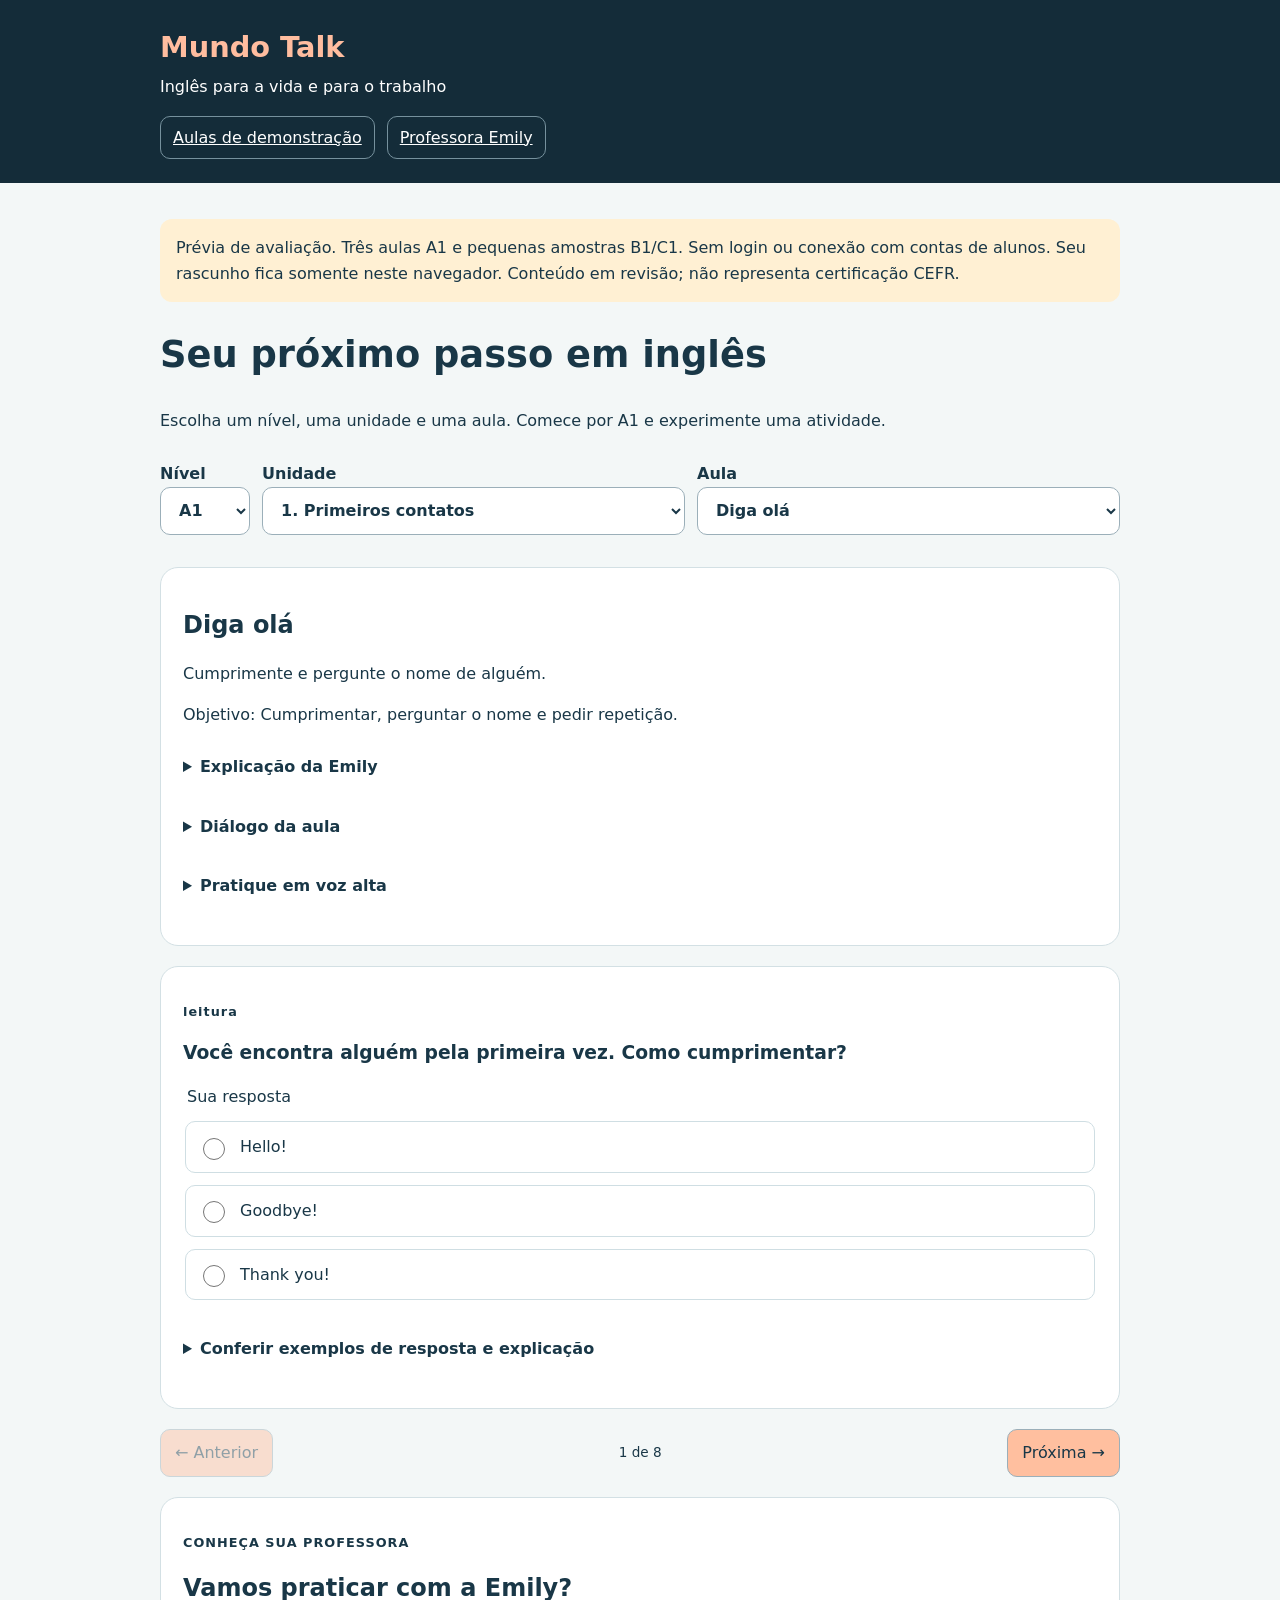
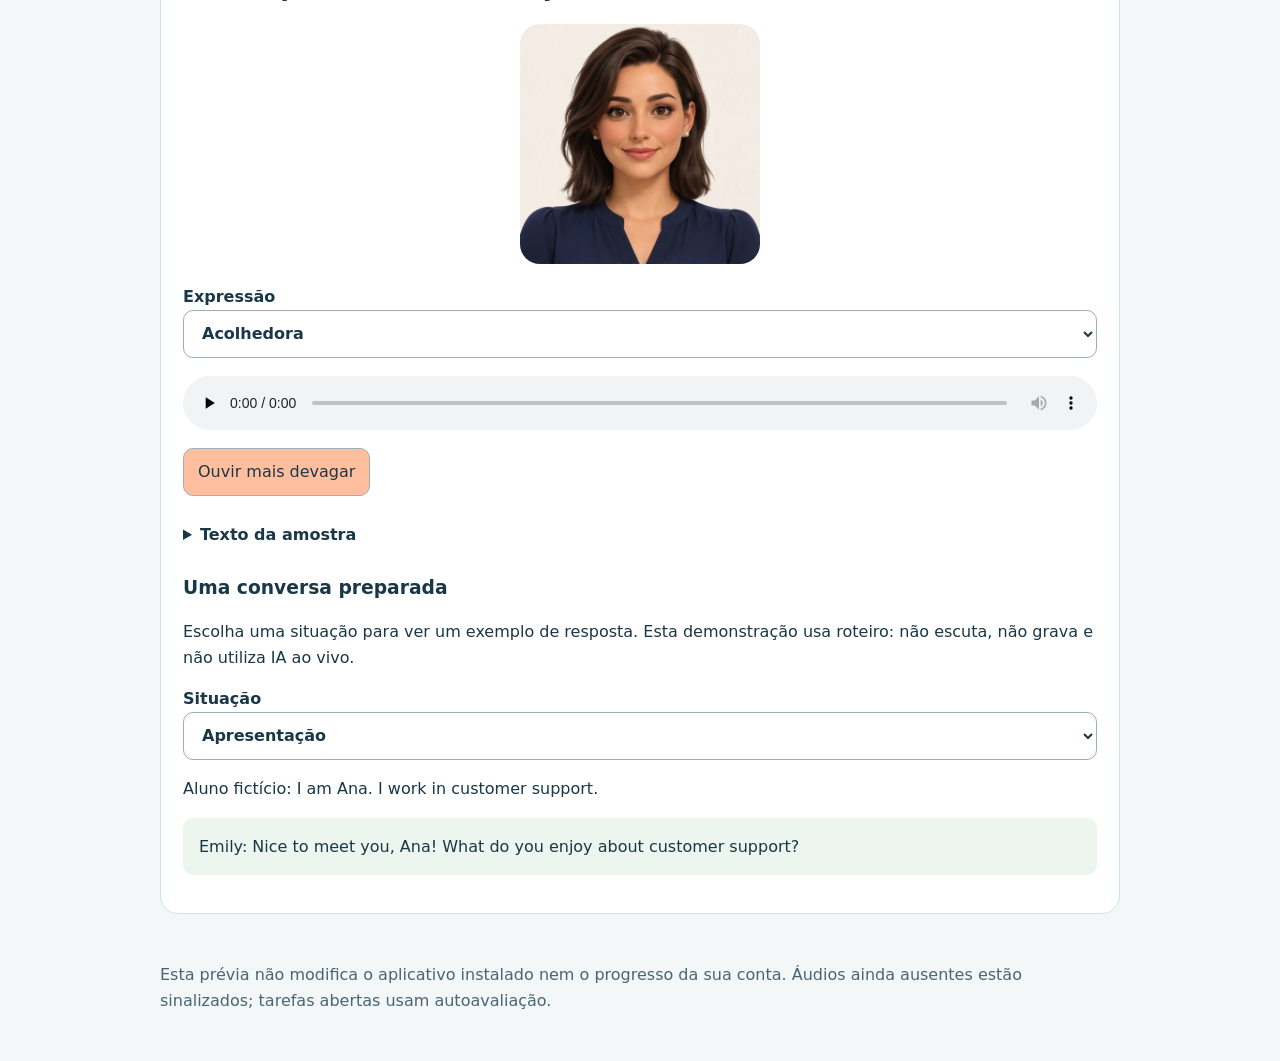
<file: index.html>
<!doctype html>
<html lang="pt-BR"><head><meta charset="utf-8"><meta name="viewport" content="width=device-width,initial-scale=1">
<meta name="robots" content="noindex,nofollow"><meta name="referrer" content="no-referrer">
<meta http-equiv="Content-Security-Policy" content="default-src 'none'; script-src 'self'; style-src 'self'; img-src 'self'; media-src 'self'; connect-src 'none'; form-action 'none'; base-uri 'none'; object-src 'none'">
<title>Mundo Talk · prévia de avaliação</title><link rel="stylesheet" href="style.css"><script src="demo.js" defer></script></head>
<body><header><a href="#aulas" class="brand">Mundo Talk</a><p>Inglês para a vida e para o trabalho</p><nav aria-label="Prévias"><a href="#aulas">Aulas de demonstração</a><a href="#emily">Professora Emily</a></nav></header>
<main><p class="notice">Prévia de avaliação. Três aulas A1 e pequenas amostras B1/C1. Sem login ou conexão com contas de alunos. Seu rascunho fica somente neste navegador. Conteúdo em revisão; não representa certificação CEFR.</p>
<section id="aulas"><h1>Seu próximo passo em inglês</h1><p>Escolha um nível, uma unidade e uma aula. Comece por A1 e experimente uma atividade.</p>
<div class="selectors"><label>Nível<select id="level"></select></label><label>Unidade<select id="unit"></select></label><label>Aula<select id="lesson"></select></label></div>
<p id="storage-status" role="status"></p><article id="lesson-view"></article><article id="exercise-view"></article>
<div class="steps"><button id="previous" type="button">← Anterior</button><span id="position" aria-live="polite"></span><button id="next" type="button">Próxima →</button></div>
<section id="productive"></section></section>
<section id="emily" class="panel"><p class="eyebrow">CONHEÇA SUA PROFESSORA</p><h2>Vamos praticar com a Emily?</h2><div id="portrait" role="img" aria-label="Retrato da professora Emily"></div>
<label>Expressão<select id="expression"><option value="0% 0%">Acolhedora</option><option value="50% 0%">Pausa</option><option value="100% 0%">Sorrindo</option></select></label>
<audio id="voice" controls preload="none" src="assets/emily.mp3"></audio><button id="slow" type="button" aria-pressed="false">Ouvir mais devagar</button><p id="voice-status" role="status"></p>
<details><summary>Texto da amostra</summary><p>Hi! I'm Emily. Ready to practice? What's your name? Take your time. You can say: My name is Ana. Great job! You got it. Let's try one more together.</p></details>
<h3>Uma conversa preparada</h3><p>Escolha uma situação para ver um exemplo de resposta. Esta demonstração usa roteiro: não escuta, não grava e não utiliza IA ao vivo.</p><label>Situação<select id="scenario"><option value="0">Apresentação</option><option value="1">Antes da reunião</option><option value="2">Uma palavra nova</option><option value="3">Negociar prazo</option></select></label><div id="dialogue" aria-live="polite"></div></section>
<footer>Esta prévia não modifica o aplicativo instalado nem o progresso da sua conta. Áudios ainda ausentes estão sinalizados; tarefas abertas usam autoavaliação.</footer></main>
<script type="application/json" id="course-data">{"version":"2026-10-18.authoring.1","units":[{"id":"first-contacts","level":"A1","title":"Primeiros contatos","canDo":["Perguntar e dizer nome e origem","Cumprimentar e responder como está","Pedir repetição"],"lessons":[{"id":"hello","title":"Diga olá","subtitle":"Cumprimente e pergunte o nome de alguém.","minutes":8,"guide":{"goal":"Cumprimentar, perguntar o nome e pedir repetição.","explanation":"Hello é neutro; Hi é comum em situações informais. Para perguntar o nome, use What’s your name? What’s é a forma curta de What is. My significa meu/minha; your se refere à pessoa com quem você fala. Can you repeat, please? ajuda quando você não entende.","dialogue":["Ana: Hello! My name is Ana. What’s your name?","Leo: Hi! I’m Leo.","Ana: Can you repeat, please?","Leo: Leo."],"speaking":"Diga seu nome em voz alta. Imagine que ouviu um nome que não entendeu e peça repetição. Esta prática não é gravada nem avaliada."},"exercises":[{"id":"hello-1","type":"choice","prompt":"Você encontra alguém pela primeira vez. Como cumprimentar?","options":["Hello!","Goodbye!","Thank you!"],"answer":["Hello!"],"explain":"Hello e Hi são cumprimentos. Goodbye é uma despedida.","skill":"leitura"},{"id":"hello-2","type":"pairs","prompt":"Combine as expressões.","answer":["Oi!","Tchau!","Obrigado(a)!"],"explain":"Use Hi para cumprimentar, Goodbye ao se despedir e Thank you para agradecer.","skill":"vocabulário","pairs":[["Hi!","Oi!"],["Goodbye!","Tchau!"],["Thank you!","Obrigado(a)!"]]},{"id":"hello-3","type":"listen","prompt":"Ouça. O que a pessoa perguntou?","options":["Qual é o seu nome?","De onde você é?","Como você está?"],"answer":["Qual é o seu nome?"],"explain":"What’s your name? significa “Qual é o seu nome?”. What’s é a contração de What is.","skill":"escuta","audio":"assets/name.mp3"},{"id":"hello-4","type":"order","prompt":"Monte: “Qual é o seu nome?”","answer":["What’s your name?"],"explain":"What’s + your + name? forma uma pergunta sobre o nome.","skill":"construção de frases","words":["name?","your","What’s"]},{"id":"hello-5","type":"write","prompt":"Escreva “Olá!” em inglês.","answer":["Hello","Hi","Hey"],"explain":"Hello e Hi funcionam bem. Hey é mais informal.","skill":"escrita"},{"id":"hello-6","type":"choice","prompt":"Quem está perguntando o nome da outra pessoa?","context":"Ana: Hello! My name is Ana. What’s your name?\nLeo: Hi, Ana. I’m Leo.","options":["Ana","Leo","Os dois"],"answer":["Ana"],"explain":"Ana faz a pergunta What’s your name? Leo responde com I’m Leo. Observe quem pergunta e quem responde.","skill":"leitura de diálogo"},{"id":"hello-7","type":"choice","prompt":"Você não entendeu o nome. Como pedir que a pessoa repita?","options":["Can you repeat, please?","How are you?","Where are you from?"],"answer":["Can you repeat, please?"],"explain":"Can you repeat, please? significa “Pode repetir, por favor?”. Você pode pedir ajuda durante uma conversa.","skill":"estratégias de comunicação"},{"id":"hello-8","type":"write","prompt":"Leo disse “My name is Leo.” Agora pergunte o nome de outra pessoa. Escreva a pergunta completa.","answer":["What's your name?","What is your name?"],"explain":"What’s your name? e What is your name? perguntam o nome da pessoa com quem você fala.","skill":"escrita"}],"productiveTasks":[]},{"id":"introduce","title":"Diga quem você é","subtitle":"Apresente seu nome e seu país.","minutes":10,"guide":{"goal":"Dizer nome e origem e compreender as informações de outra pessoa.","explanation":"I am e I’m significam a mesma coisa; I’m é muito comum na fala. My name is também apresenta seu nome. Use I’m from + cidade ou país para origem. Em português dizemos “sou do Brasil”; em inglês, I’m from Brazil. Where are you from? pergunta a origem.","dialogue":["Ana: Hi! I’m Ana. What’s your name?","Sam: My name is Sam.","Ana: Where are you from?","Sam: I’m from Canada. And you?","Ana: I’m from Brazil."],"speaking":"Apresente seu nome e sua cidade. Depois faça a pergunta de origem e imagine uma resposta. Não há nota de pronúncia nesta prática."},"exercises":[{"id":"intro-1","type":"choice","prompt":"“I’m Ana.” quer dizer:","options":["Eu sou Ana.","Ela é Ana.","Eu conheço Ana."],"answer":["Eu sou Ana."],"explain":"I’m é a forma contraída de I am. Use para dizer quem você é.","skill":"leitura"},{"id":"intro-2","type":"order","prompt":"Monte: “Eu sou do Brasil.”","answer":["I’m from Brazil."],"explain":"I’m from + país ou cidade informa sua origem.","skill":"construção de frases","words":["Brazil.","from","I’m"]},{"id":"intro-3","type":"listen","prompt":"Ouça a apresentação. De onde ela é?","options":["Brasil","Canadá","Itália"],"answer":["Brasil"],"explain":"A pessoa disse “I’m from Brazil”: sou do Brasil.","skill":"escuta","audio":"assets/brazil.mp3"},{"id":"intro-4","type":"choice","prompt":"Ana: “What’s your name?” Você:","options":["My name is Leo.","Your name is Leo.","Her name is Leo."],"answer":["My name is Leo."],"explain":"My significa “meu/minha”. Também pode responder “I’m Leo”.","skill":"leitura"},{"id":"intro-5","type":"write","prompt":"Apresente a personagem Ana. Escreva “Eu sou Ana.”","answer":["I'm Ana","I am Ana","My name is Ana"],"explain":"I’m Ana, I am Ana e My name is Ana são apresentações válidas. O nome aqui é um exemplo.","skill":"escrita"},{"id":"intro-6","type":"choice","prompt":"Você quer saber o país ou a cidade de origem de uma colega. Qual pergunta usar?","options":["Where are you from?","What's your name?","How are you?"],"answer":["Where are you from?"],"explain":"Where pergunta “onde”; are you from pergunta de onde você é. Na resposta, use I’m from + lugar.","skill":"perguntas pessoais"},{"id":"intro-7","type":"choice","prompt":"Qual informação pertence a Sam?","context":"Sam: Hi! I’m Sam. I’m from Canada.\nAna: Hello, Sam. My name is Ana. I’m from Brazil.","options":["É do Canadá.","É do Brasil.","Seu nome é Ana."],"answer":["É do Canadá."],"explain":"Sam diz I’m from Canada. Ana é quem diz I’m from Brazil. Não confunda as informações dos dois participantes.","skill":"leitura de diálogo"},{"id":"intro-8","type":"write","prompt":"Você representa Leo, que é do Brasil. Responda: “Where are you from?” Use uma frase completa.","answer":["I'm from Brazil.","I am from Brazil."],"explain":"I’m from Brazil. A palavra from liga a pessoa ao lugar de origem. I’m Brazil diria que você é o próprio país.","skill":"escrita"},{"id":"intro-9","type":"listen","prompt":"Agora ouça buscando outra informação: qual nome a pessoa diz?","options":["Ana","Leo","Sam"],"answer":["Ana"],"explain":"Ela diz I’m Ana antes de informar I’m from Brazil. Podemos ouvir o mesmo áudio procurando informações diferentes.","skill":"escuta","audio":"assets/brazil.mp3"}],"productiveTasks":[]},{"id":"connect","title":"Continue a conversa","subtitle":"Pergunte como alguém está e responda com educação.","minutes":8,"guide":{"goal":"Perguntar como alguém está, responder e manter a troca.","explanation":"How are you? pergunta como a pessoa está. I’m fine / I’m good: estou bem. I’m tired: estou cansado(a). Thanks é uma maneira comum de agradecer; Thank you também serve. And you? devolve a pergunta. Nice to meet you é usado no primeiro encontro; too significa também. Para pedir mais calma: Can you speak slowly, please?","dialogue":["Leo: Hi, Ana! How are you?","Ana: I’m fine, thanks. And you?","Leo: I’m tired.","Ana: See you, Leo!","Leo: Goodbye!"],"speaking":"Responda How are you? de acordo com como você está. Devolva a pergunta e encerre com See you! A fala é prática livre, sem avaliação automática."},"exercises":[{"id":"connect-1","type":"image","prompt":"É de manhã. Você chega a uma cafeteria e vai cumprimentar a atendente. Escolha uma frase adequada.","options":["Good morning!","Good night!","See you tomorrow!"],"answer":["Good morning!"],"explain":"Good morning é um cumprimento pela manhã. Good night é usado ao se despedir à noite.","skill":"contexto e vocabulário","image":"assets/cafe.svg"},{"id":"connect-2","type":"pairs","prompt":"Combine pergunta e significado.","answer":["Como você está?","Prazer em conhecer você.","Até mais!"],"explain":"Essas expressões ajudam a iniciar e encerrar um primeiro contato.","skill":"vocabulário","pairs":[["How are you?","Como você está?"],["Nice to meet you.","Prazer em conhecer você."],["See you!","Até mais!"]]},{"id":"connect-3","type":"listen","prompt":"Ouça. Como a pessoa está?","options":["Bem","Cansada","Com fome"],"answer":["Bem"],"explain":"I’m fine, thank you: estou bem, obrigado(a).","skill":"escuta","audio":"assets/fine.mp3"},{"id":"connect-4","type":"choice","prompt":"A: “How are you?” B: “___ And you?”","options":["I'm fine, thanks.","My name is Ana.","Goodbye."],"answer":["I'm fine, thanks."],"explain":"Responda como você está. And you? devolve a pergunta: e você?","skill":"leitura"},{"id":"connect-5","type":"order","prompt":"Monte: “Prazer em conhecer você.”","answer":["Nice to meet you."],"explain":"Nice to meet you é uma expressão usada ao conhecer alguém.","skill":"construção de frases","words":["you.","meet","Nice","to"]},{"id":"connect-6","type":"choice","prompt":"Ana disse que está cansada. O que “And you?” faz nessa conversa?","context":"Leo: How are you?\nAna: I’m tired, thanks. And you?","options":["Pergunta como Leo está.","Pergunta o nome de Leo.","Encerra a conversa."],"answer":["Pergunta como Leo está."],"explain":"Tired significa cansado(a). Você não precisa dizer que está bem se não está. And you? devolve a pergunta sobre como a pessoa está.","skill":"leitura de diálogo"},{"id":"connect-7","type":"choice","prompt":"Emily fala rápido demais. Qual frase ajuda a continuar aprendendo?","options":["Can you speak slowly, please?","Nice to meet you.","I’m from Brazil."],"answer":["Can you speak slowly, please?"],"explain":"Can you speak slowly, please? significa “Pode falar devagar, por favor?”. Pedir ajuda é parte da comunicação.","skill":"estratégias de comunicação"},{"id":"connect-8","type":"write","prompt":"Você está bem e quer devolver a pergunta “How are you?”. Escreva “Estou bem, obrigado(a). E você?”.","answer":["I'm fine, thanks. And you?","I'm fine, thank you. And you?","I am fine, thanks. And you?","I am fine, thank you. And you?","I'm good, thanks. And you?"],"explain":"I’m fine, thanks. And you? responde e convida a outra pessoa a falar. I’m good é uma alternativa comum em conversas informais.","skill":"escrita"}],"productiveTasks":[]}]},{"id":"mt-b1-01","level":"B1","title":"Histórias que explicam o presente","canDo":["Narrar um imprevisto com contexto, interrupção e resultado em cerca de um minuto.","Explicar um incidente de trabalho em 80–120 palavras, distinguindo fatos e hipótese."],"lessons":[{"id":"mt-b1-01-l1","title":"Uma chegada inesperada","subtitle":"Distinguir cenário em andamento e ação que o interrompeu.","minutes":20,"guide":{"goal":"Distinguir cenário em andamento e ação que o interrompeu.","explanation":"Use past continuous para o cenário e past simple para o evento: I was waiting when the driver called. Eventually indica o desfecho; não significa eventualmente. Pronúncia: em I was waiting / when the driver called, faça uma pausa curta entre cenário e evento. O final de waited acrescenta uma sílaba; o de called não. Grave apenas localmente se houver recurso disponível e compare a clareza, sem exigir sotaque nativo.","dialogue":["Traveller: I was waiting when the driver called.","Friend: Was he at the same station?","Traveller: No. I had selected the wrong one.","Friend: How did you get to the wedding?","Traveller: An employee helped me find a bus."],"speaking":"Conte um imprevisto fictício de viagem por cerca de um minuto. Inclua cenário, interrupção, solução e resultado."},"exercises":[{"id":"mt-b1-01-l1-e1","type":"choice","prompt":"Why was the driver at another station?","context":"Last Friday, I was travelling to a family wedding. While I was waiting outside the station, the driver called and said he could not find me. I checked the booking and noticed that I had selected the station on the other side of town. My cousin was already at the wedding, so she could not collect me. A station employee explained the bus route and wrote down the stop. Eventually, I arrived before dinner. I missed the ceremony, but I was relieved that I could still celebrate with my family.","options":["The traveller had selected the wrong station.","The cousin had changed the venue.","The employee had booked a taxi."],"answer":["The traveller had selected the wrong station."],"explain":"A resposta deve apoiar-se no texto: The traveller had selected the wrong station.","skill":"reading"},{"id":"mt-b1-01-l1-e2","type":"choice","prompt":"While I ___ outside, the driver called.","options":["was waiting","have waited","wait"],"answer":["was waiting"],"explain":"Use past continuous para o cenário e past simple para o evento: I was waiting when the driver called. Eventually indica o desfecho; não significa eventualmente.","skill":"grammar"}],"productiveTasks":[{"id":"mt-b1-01-l1-speaking","mode":"speaking","prompt":"Conte um imprevisto fictício de viagem por cerca de um minuto. Inclua cenário, interrupção, solução e resultado.","model":"I was travelling to a birthday lunch when my bus stopped near the bridge. At first, I thought we were waiting for traffic, but the driver explained that the bus had a mechanical problem. I called my friend and said I would be late. Meanwhile, another passenger showed me a nearby train station. I walked there and bought a ticket. Eventually, I arrived forty minutes late. My friend had saved some food for me, so we still enjoyed the afternoon together. Next time, I will leave more time for the journey.","criteria":["Cumpre todas as ações comunicativas solicitadas e dá detalhes relevantes.","Organiza ideias em sequência compreensível e usa conectores adequados.","Usa vocabulário da situação e estruturas da aula com sentido claro.","Reconhece limitações ou pede esclarecimento quando necessário.","Fala em grupos de sentido, preservando palavras-chave, negações e prazos; inteligibilidade vale mais que imitação de sotaque."]}]}]},{"id":"mt-c1-01","level":"C1","title":"Reading between the lines","canDo":["Infer two unstated reservations in a public proposal and cite supporting language.","Recast a blunt objection tactfully without losing its substantive condition.","Distinguish commitment from courteous acknowledgment in a recorded exchange."],"lessons":[{"id":"mt-c1-01-l1","title":"Support that carries a condition","subtitle":"Infer stance without mind-reading","minutes":30,"guide":{"goal":"Explain how evidence limits a claim of consensus.","explanation":"Separate a literal statement, the inference it supports and what remains unknown. A courteous opening can introduce a substantive objection. Apoio condicionado não equivale a rejeição.","dialogue":["Mara: I welcome the garden, provided everyone can get into it.","Chair: Your message sounded positive.","Mara: About the purpose, yes. My access question is still open.","Chair: Our summary should distinguish the two."],"speaking":"State one defensible inference about Mara and one unsupported inference."},"exercises":[{"id":"mt-c1-01-l1-e1","type":"choice","prompt":"What weakens the newsletter’s claim?","context":"The neighborhood association has proposed turning an unused parking lot into a shared garden. Its newsletter calls the response “overwhelmingly positive,” noting that most people who attended the consultation supported the idea. Yet the meeting took place on a weekday afternoon, and the published summary does not say how many residents attended. Mara, who works nights, wrote that it was “encouraging to see another opportunity for residents to contribute,” before asking whether previous suggestions about wheelchair access had been incorporated. The committee thanked her for her enthusiasm but did not answer the access question.\n\nA store owner offered to supply plants, provided deliveries could still reach the rear entrance. A renter welcomed somewhere to grow herbs but wondered whether people without a permanent address would be eligible for a plot. None of these comments amounts to opposition to gardening. They do, however, complicate the impression of unconditional endorsement. The proposal may be worthwhile, but the newsletter merges approval of its purpose with acceptance of its current design. A more credible next step would be to publish the unanswered questions and invite responses from residents who could not attend.","options":["It merges support for the purpose with acceptance of the design.","It proves most residents oppose gardening.","It supplies excessive attendance figures."],"answer":["It merges support for the purpose with acceptance of the design."],"explain":"Several supportive comments contain unresolved conditions; attendance is also unspecified.","skill":"reading"},{"id":"mt-c1-01-l1-e2","type":"choice","prompt":"Which interpretation of Mara is defensible?","context":"The neighborhood association has proposed turning an unused parking lot into a shared garden. Its newsletter calls the response “overwhelmingly positive,” noting that most people who attended the consultation supported the idea. Yet the meeting took place on a weekday afternoon, and the published summary does not say how many residents attended. Mara, who works nights, wrote that it was “encouraging to see another opportunity for residents to contribute,” before asking whether previous suggestions about wheelchair access had been incorporated. The committee thanked her for her enthusiasm but did not answer the access question.\n\nA store owner offered to supply plants, provided deliveries could still reach the rear entrance. A renter welcomed somewhere to grow herbs but wondered whether people without a permanent address would be eligible for a plot. None of these comments amounts to opposition to gardening. They do, however, complicate the impression of unconditional endorsement. The proposal may be worthwhile, but the newsletter merges approval of its purpose with acceptance of its current design. A more credible next step would be to publish the unanswered questions and invite responses from residents who could not attend.","options":["She may be frustrated that an earlier access concern remains unanswered.","She secretly opposes every garden.","She has withdrawn all support."],"answer":["She may be frustrated that an earlier access concern remains unanswered."],"explain":"The reference to previous suggestions supports a cautious inference, not a claim about secret motives.","skill":"pragmatics"}],"productiveTasks":[{"id":"mt-c1-01-l1-task-1","mode":"mediation","prompt":"Brief an absent resident on the proposal, two qualified positions and one evidence limitation. Do not present courteous wording as consent.","model":"The committee reports broad support, although attendance figures are unavailable. Mara welcomes the purpose but still needs an answer about wheelchair access. The store owner’s offer is conditional on deliveries remaining possible. These positions suggest potential agreement if practical concerns are addressed; they do not establish approval of the current design. A follow-up should include residents unable to attend. The renter’s eligibility question also deserves an explicit answer before support is presented as unconditional. We cannot tell from the published summary whether absent residents would share the views expressed at the meeting. Nor can we conclude that Mara opposes the garden simply because she raised a difficulty. Publishing the outstanding questions would make the next consultation more credible and allow residents to assess the design rather than respond only to its attractive purpose.","criteria":["Separate statements from cautious inferences.","Preserve two stakeholder conditions.","Explain the attendance limitation and propose a proportionate follow-up."]}]}]}]}</script></body></html>
</file>
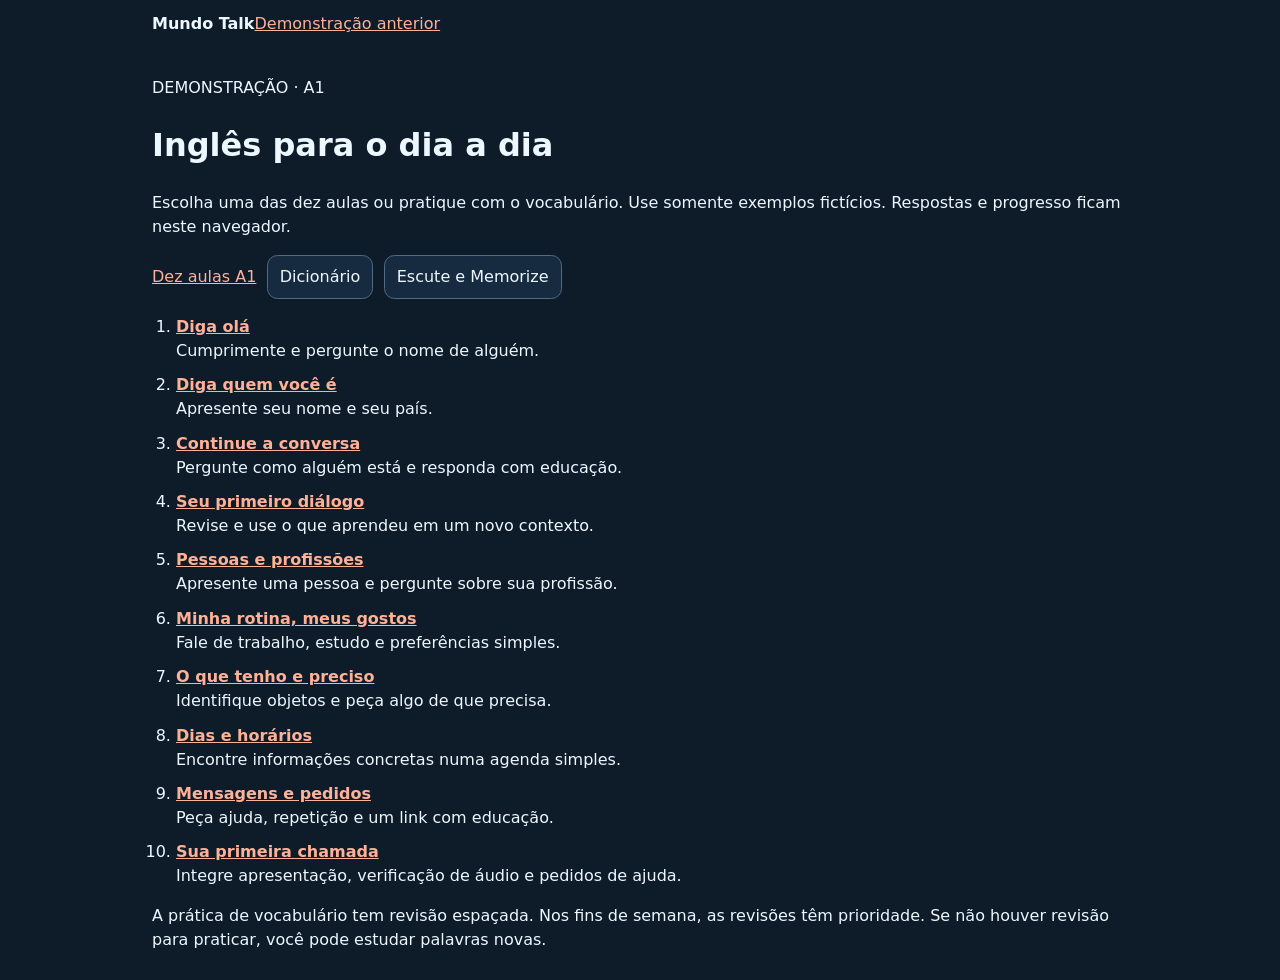
<file: a1-piloto/index.html>
<!doctype html><html lang="pt-BR"><head><meta charset="utf-8"><meta name="viewport" content="width=device-width,initial-scale=1"><meta name="referrer" content="no-referrer"><meta name="robots" content="noindex,nofollow"><meta http-equiv="Content-Security-Policy" content="default-src 'none'; script-src 'self'; style-src 'self'; img-src 'self'; media-src 'self'; connect-src 'none'; form-action 'none'; base-uri 'none'; object-src 'none'"><title>Mundo Talk · A1 sem login</title><link rel="stylesheet" href="./pilot.css?v=player-a1-1"><script defer src="./pilot.js?v=player-a1-1"></script></head><body class="pilot-index"><header><strong>Mundo Talk</strong><a href="../">Demonstração anterior</a></header><main class="course-app"><p class="eyebrow">DEMONSTRAÇÃO · A1</p><h1>Inglês para o dia a dia</h1><p>Escolha uma das dez aulas ou pratique com o vocabulário. Use somente exemplos fictícios. Respostas e progresso ficam neste navegador.</p><nav class="pilot-links" aria-label="Demonstração" data-public-tools><a href="./index.html">Dez aulas A1</a><button type="button" data-open-vocabulary="dictionary">Dicionário</button><button type="button" data-open-vocabulary="listen">Escute e Memorize</button></nav><ol class="pilot-lessons"><li><a href="./hello.html">Diga olá</a><br>Cumprimente e pergunte o nome de alguém.</li><li><a href="./introduce.html">Diga quem você é</a><br>Apresente seu nome e seu país.</li><li><a href="./connect.html">Continue a conversa</a><br>Pergunte como alguém está e responda com educação.</li><li><a href="./check.html">Seu primeiro diálogo</a><br>Revise e use o que aprendeu em um novo contexto.</li><li><a href="./people.html">Pessoas e profissões</a><br>Apresente uma pessoa e pergunte sobre sua profissão.</li><li><a href="./routine.html">Minha rotina, meus gostos</a><br>Fale de trabalho, estudo e preferências simples.</li><li><a href="./objects.html">O que tenho e preciso</a><br>Identifique objetos e peça algo de que precisa.</li><li><a href="./times.html">Dias e horários</a><br>Encontre informações concretas numa agenda simples.</li><li><a href="./help.html">Mensagens e pedidos</a><br>Peça ajuda, repetição e um link com educação.</li><li><a href="./call.html">Sua primeira chamada</a><br>Integre apresentação, verificação de áudio e pedidos de ajuda.</li></ol><p>A prática de vocabulário tem revisão espaçada. Nos fins de semana, as revisões têm prioridade. Se não houver revisão para praticar, você pode estudar palavras novas.</p></main></body></html>
</file>
<file: style.css>
:root{font-family:system-ui,sans-serif;color:#193747;background:#f3f7f7;line-height:1.6}*{box-sizing:border-box}body{margin:0}header{background:#142c39;color:#fff;padding:24px max(20px,calc((100vw - 960px)/2))}.brand{font-size:1.8rem;font-weight:800;color:#ffbd9f;text-decoration:none}header p{margin:4px 0 16px}nav{display:flex;gap:12px;flex-wrap:wrap}nav a{color:white;padding:8px 12px;border:1px solid #76919d;border-radius:10px}main{max-width:1000px;margin:auto;padding:20px}h1{font-size:clamp(1.6rem,5vw,2.3rem);line-height:1.2}h2,h3{line-height:1.3}label{display:block;font-weight:600;margin:12px 0}button,select,textarea{font:inherit;min-height:48px;max-width:100%;border:1px solid #9bafb9;border-radius:10px;padding:10px 14px}select,textarea{width:100%;color:#193747;background:white}textarea{min-height:100px;resize:vertical}button{background:#ffbf9f;color:#193747;cursor:pointer}button:disabled{opacity:.45;cursor:default}button:focus-visible,select:focus-visible,a:focus-visible,textarea:focus-visible{outline:3px solid #1568ac;outline-offset:3px}.selectors{display:grid;grid-template-columns:90px 1fr 1fr;gap:12px}.notice{background:#fff0d3;padding:16px;border-radius:12px}article,.panel{background:white;border:1px solid #d3e0e4;border-radius:18px;padding:22px;margin:20px 0}.passage{white-space:pre-wrap;background:#eef5f7;border-left:4px solid #3e7788;padding:16px}fieldset{border:0;padding:0}.option{display:flex;align-items:center;gap:12px;padding:12px;border:1px solid #cfdee3;border-radius:10px;font-weight:400}.option input{width:22px;height:22px;flex-shrink:0}.steps{display:flex;align-items:center;justify-content:space-between;gap:10px}#position{font-size:.85rem;text-align:center}details{margin:14px 0}summary{cursor:pointer;font-weight:600;min-height:44px;padding:10px 0}.eyebrow{letter-spacing:.08em;font-size:.8rem;font-weight:700}#portrait{width:240px;max-width:100%;aspect-ratio:1;background-image:url('assets/emily.webp');background-size:300% 200%;background-position:0% 0%;border-radius:20px;margin:20px auto}audio{display:block;width:100%;margin:18px 0}.exercise-image{display:block;max-width:260px;width:100%;margin:12px auto}footer{padding:28px 0;color:#496574}.feedback{background:#edf6ee;padding:16px;border-radius:10px;white-space:pre-wrap;overflow-wrap:anywhere}.pending{color:#744d00;background:#fff3dc;padding:12px;border-radius:10px}#aulas,#emily{scroll-margin-top:12px}@media(max-width:700px){main{padding:14px}.selectors{grid-template-columns:1fr}.selectors label{margin:4px 0}article,.panel{padding:16px}.steps button{padding:10px;font-size:.9rem}.passage{padding:12px}header{padding:22px}select{min-width:0}body{overflow-wrap:anywhere}}
</file>
<file: a1-piloto/pilot.css>
:root{--ink:#edf7ff;--surface:#172b40;--line:#526b82;--muted:#b5ccdf;--accent:#ffb198}
body{margin:0}header,main{max-width:61rem;margin:auto;padding:.75rem 1rem}a{color:inherit}.pilot-index{font:16px/1.5 system-ui;color:#edf7ff;background:#0e1b29;color-scheme:dark}.pilot-index a{color:var(--accent)}button,input,textarea{font:inherit}button{border:1px solid var(--line);border-radius:.65rem;padding:.4rem .75rem;background:var(--surface);color:var(--ink);min-height:44px}button:focus-visible,a:focus-visible{outline:2px solid var(--accent);outline-offset:3px}textarea{display:block;width:100%;max-width:38rem;box-sizing:border-box;padding:.55rem}[hidden]{display:none!important}
.pilot-links{display:flex;gap:.65rem;align-items:center;flex-wrap:wrap;margin:.65rem 0}.pilot-lessons{padding-left:1.5rem}.pilot-lessons li{margin-bottom:.65rem}.pilot-lessons a{font-weight:700}.pilot-writing{margin:1rem 0;padding:1rem;border:1px solid var(--line);border-radius:.65rem}
.mt-vocabulary .c-panel{padding:.75rem;margin:.5rem 0;border:1px solid var(--line);border-radius:.65rem}.mt-vocabulary .c-teacher{display:flex;gap:.65rem;align-items:center}.mt-vocabulary .c-lesson-emily{background:#164788 url('./emily.webp') 0 0/200% 200%;flex:0 0 44px;height:44px;border-radius:.45rem}.mt-vocabulary .c-muted{color:var(--muted)}.mt-vocabulary label{display:block}.mt-vocabulary input{padding:.5rem;color:var(--ink);background:#122436;border:1px solid var(--line);border-radius:.4rem}.mt-vocabulary progress{width:100%}.mt-vocabulary h2,.mt-vocabulary h3,.mt-vocabulary p{overflow-wrap:anywhere}

.course-app .mt-v-heading{border:0;margin:0;max-width:none}.mt-vocabulary{color-scheme:dark}.mt-vocabulary label{color:var(--ink)}

/* The listening player is independent of the lessons and dictionary. */
.course-app .mt-listen{--surface:#15293e;max-width:29rem;padding:0 clamp(.75rem,4vw,1.35rem) .85rem;font:1rem/1.4 system-ui}
.mt-listen .mt-v-heading{padding-inline:0}
.mt-listen-track{display:grid;gap:.55rem}
.mt-listen-count,.mt-listen-controls,.mt-listen-options{display:flex;align-items:center;justify-content:center;gap:.65rem}
.mt-listen-count{justify-content:space-between;gap:.35rem;color:var(--muted);font-size:.81rem;flex-wrap:wrap}
.mt-listen progress{height:.6rem;accent-color:var(--accent)}
.mt-listen-card,.mt-listen-intro{display:grid;justify-items:center;gap:.35rem;text-align:center}
.mt-listen-card{border:1px solid #46627b;border-radius:1rem;padding:.8rem .5rem;background:#102236}
.mt-listen .c-lesson-emily{display:block;width:40px;height:40px}
.mt-listen-card h3,.mt-listen-card p,.mt-listen-intro p{margin:0}
.mt-listen-card h3{font-size:clamp(1.75rem,8vw,2.75rem);line-height:1.1;letter-spacing:-.02em}
.mt-listen-translation{color:var(--accent);font-size:1.1rem;font-weight:650}
.mt-listen-example,.mt-listen-status{color:var(--muted);font-size:.88rem}
.mt-listen-status{margin:0}.mt-listen-status:empty{display:none}
.mt-listen-controls button{width:50px;padding:0;font-size:1.65rem;line-height:1}
.mt-listen-controls button:disabled{opacity:.45}
.mt-listen button.mt-listen-play,.mt-listen button.mt-listen-start{background:var(--accent);color:#1d2230;border:1px solid var(--accent);font-weight:750}
.mt-listen button.mt-listen-play{border-radius:100%;width:68px;height:68px}
.mt-listen-intro{padding:.9rem 0;gap:.75rem}
.mt-listen-options button{background:transparent;min-height:44px;font-size:.87rem;color:var(--ink)}
.mt-listen summary{display:list-item;cursor:pointer;min-height:44px;padding:.6rem .15rem;box-sizing:border-box;color:var(--muted);font-size:.9rem}
.mt-listen-settings{margin-top:.35rem;border-top:1px solid #46627b}
.mt-listen-settings label{min-width:0;flex:1}
.mt-listen-settings input[type=number]{width:min(100%,6rem);display:block;box-sizing:border-box}
@media(max-height:500px){.mt-listen-card .c-lesson-emily{width:28px;height:28px}.mt-listen-card{padding:.4rem}.mt-listen button.mt-listen-play{width:54px;height:54px}}

.course-app .mt-v-row,.course-app .mt-v-tabs{display:flex;flex-wrap:wrap;gap:.5rem;margin-block:.5rem;align-items:center}
.course-app .mt-v-row button,.course-app .mt-v-tabs button,.course-app .mt-v-lesson-link,.course-app .mt-v-heading button{min-height:44px;white-space:normal;text-align:left}
.course-app .mt-v-menu{margin-block:1rem}.course-app .mt-v-menu h2{margin-top:0}
.course-app .mt-v-lesson-link{margin-block:.25rem .75rem;margin-inline-start:.5rem}
.course-app .mt-vocabulary{box-sizing:border-box;width:min(calc(100% - 1rem),38rem);max-height:min(calc(100dvh - 1rem),46rem);padding:0 1rem 1rem;color:var(--ink,#eaf2fa);background:var(--surface,#172532);border:1px solid var(--line,#546170);border-radius:16px;overscroll-behavior:contain}
.course-app .mt-vocabulary::backdrop{background:#000a}
.course-app .mt-v-heading{position:sticky;top:0;z-index:1;display:flex;align-items:center;justify-content:space-between;gap:.5rem;padding-block:.75rem .5rem;background:inherit}
.course-app .mt-v-heading h2{margin:0;font-size:clamp(1.1rem,5vw,1.45rem)}
.course-app .mt-vocabulary :focus-visible{outline:2px solid var(--accent,#ff9b78);outline-offset:2px}
.course-app .mt-vocabulary [aria-current=page],.course-app .mt-vocabulary [aria-pressed=true]{border-color:var(--accent,#ff9b78)}
.course-app .mt-vocabulary button[aria-pressed=true]{box-shadow:inset 0 0 0 1px var(--accent,#ff9b78)}
.course-app .mt-v-entry li+li{margin-top:.75rem}.course-app .mt-v-audio:empty{margin:0}
.course-app .mt-vocabulary input[type=number]{max-width:8rem}.course-app .mt-vocabulary input[type=search]{width:100%;box-sizing:border-box}
.course-app .mt-v-inline{display:inline-block;min-height:26px;padding:2px 3px;border:0;background:transparent;color:var(--accent);font:inherit;text-decoration:underline;text-underline-offset:2px;vertical-align:baseline}
.course-app .mt-v-inline:focus-visible{outline:2px solid var(--accent);outline-offset:2px}
.course-app .mt-vocabulary [hidden]{display:none}
</file>
